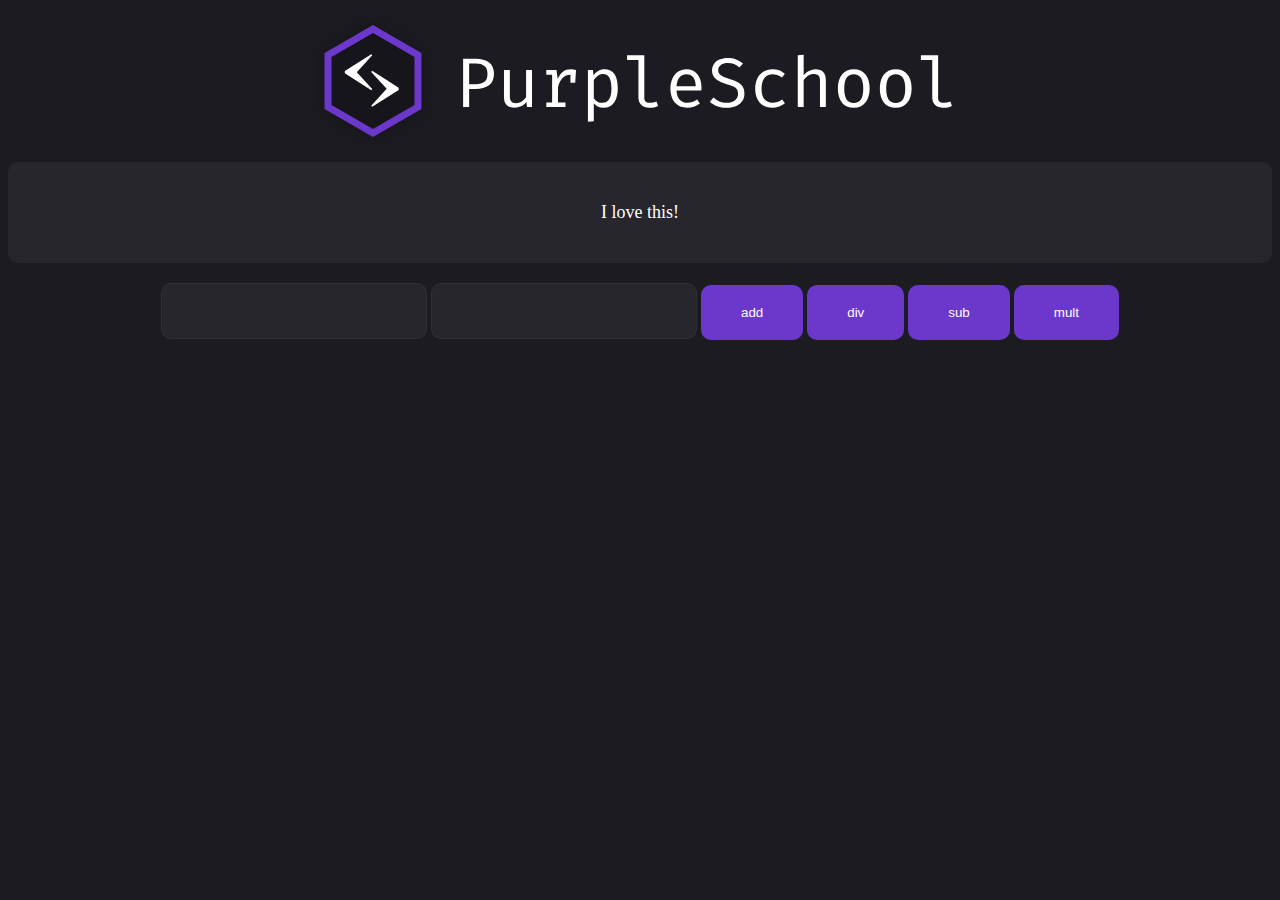
<file: 17-manipulation-objects/index.html>
<!DOCTYPE html>
<html lang="en">
    <head>
        <meta charset="UTF-8" />
        <meta http-equiv="X-UA-Compatible" content="IE=edge" />
        <meta name="viewport" content="width=device-width, initial-scale=1.0" />
        <title>Document</title>
        <link rel="stylesheet" href="./styles.css" />
    </head>
    <body style="background-color: #1c1b21; text-align: center">
        <img src="./logo.svg" alt="" />
        <div class="panel">I love this!</div>
        <input class="input" id="1"/>
        <input class="input" id="2"/>
        <button class="button" onclick="submitForm('add')">add</button>
        <button class="button" onclick="submitForm('div')">div</button>
        <button class="button" onclick="submitForm('sub')">sub</button>
        <button class="button" onclick="submitForm('mult')">mult</button>
        <div class="text"></div>

        <div class="test"></div>
        <script src="./dz.js"></script>
    </body>
</html>
</file>
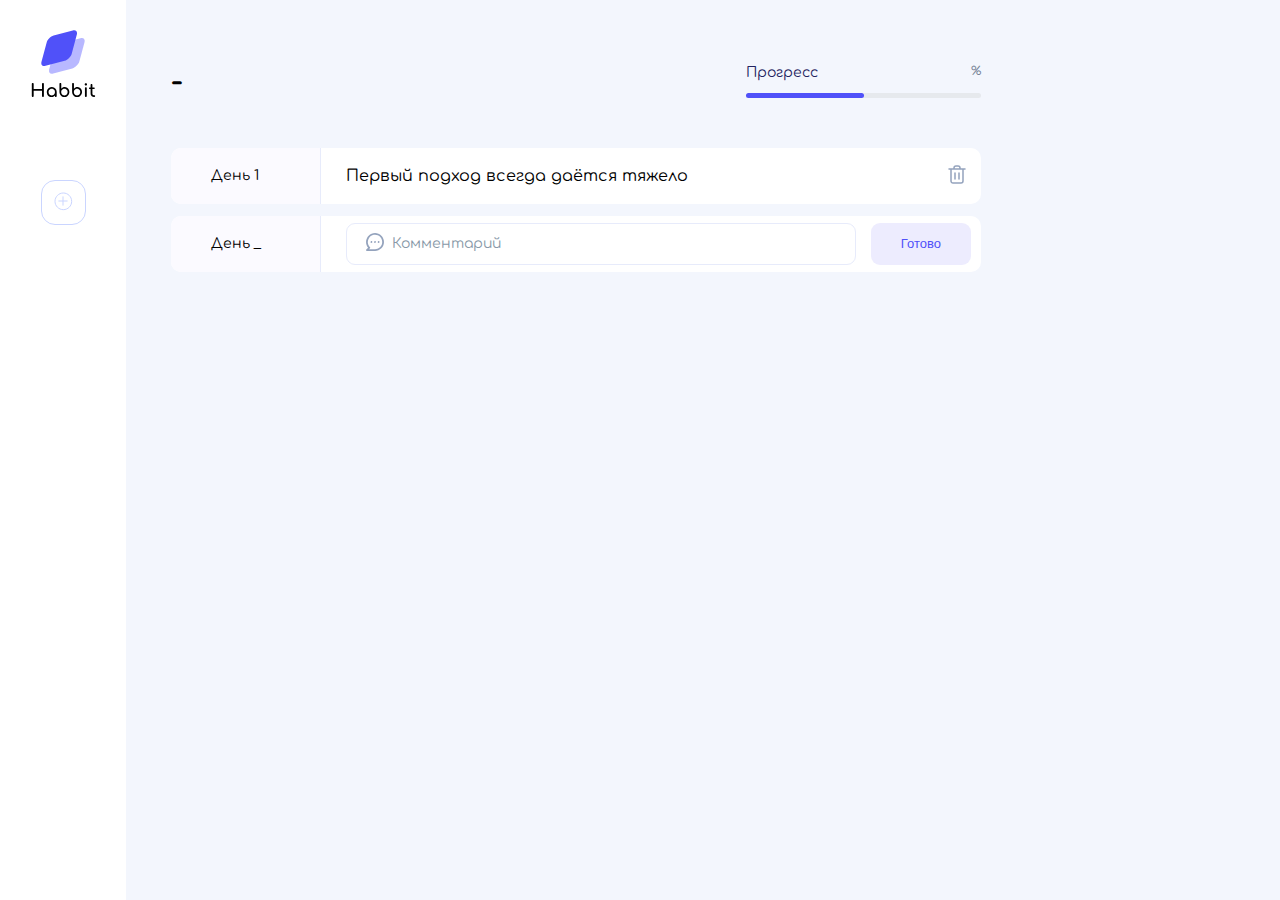
<file: 18-habit-tracker/index.html>
<!DOCTYPE html>
<html lang="en">
    <head>
        <meta charset="UTF-8" />
        <meta http-equiv="X-UA-Compatible" content="IE=edge" />
        <meta name="viewport" content="width=device-width, initial-scale=1.0" />
        <title>Habit App</title>
        <link rel="preconnect" href="https://fonts.googleapis.com" />
        <link rel="preconnect" href="https://fonts.gstatic.com" crossorigin />
        <link
            href="https://fonts.googleapis.com/css2?family=Comfortaa:wght@400;600&display=swap"
            rel="stylesheet"
        />
        <link rel="stylesheet" href="./styles/main.css" />
    </head>
    <body>
        <div class="app">
            <div class="panel">
                <img
                    class="logo"
                    src="./images/logo.svg"
                    alt="Логотип Habit App"
                />
                <nav class="menu">
                    <div class="menu__list"></div>
                    <button class="menu__add">
                        <img src="./images/add.svg" alt="Добавить привычку" />
                    </button>
                </nav>
            </div>
            <div class="content">
                <header>
                    <h1 class="h1">-</h1>
                    <div class="progress">
                        <div class="progress__text">
                            <div class="progress__name">Прогресс</div>
                            <div class="progress__percent">%</div>
                        </div>
                        <div class="progress__bar">
                            <div class="progress__cover-bar"></div>
                        </div>
                    </div>
                </header>
                <main>
                    <div id="days">
                        <div class="habit">
                            <div class="habit__day">День 1</div>
                            <div class="habit__comment">
                                Первый подход всегда даётся тяжело
                            </div>
                            <button class="habit__delete">
                                <img
                                    src="./images/delete.svg"
                                    alt="Удалить день 1"
                                />
                            </button>
                        </div>
                    </div>
                    <div class="habit">
                        <div class="habit__day">День _</div>
                        <form class="habit__form">
                            <input
                                class="input_icon"
                                type="text"
                                placeholder="Комментарий"
                            />
                            <img
                                class="input__icon"
                                src="./images/comment.svg"
                                alt="Иконка комментария"
                            />
                            <button class="button">Готово</button>
                        </form>
                    </div>
                </main>
            </div>
        </div>
        <script src="./scripts/app.js"></script>
    </body>
</html>
</file>
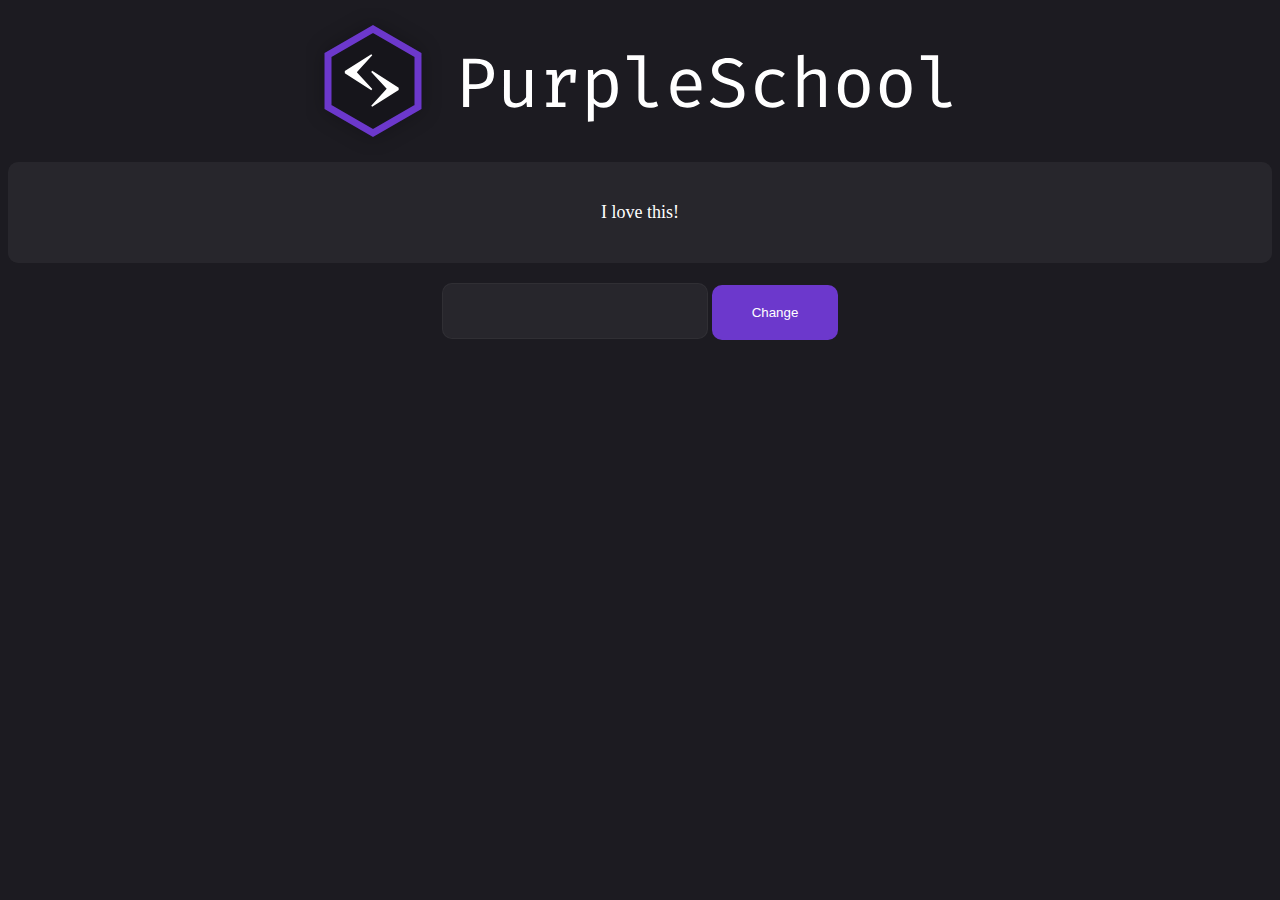
<file: 17-manipulation-objects/index_2.html>
<!DOCTYPE html>
<html lang="en">
    <head>
        <meta charset="UTF-8" />
        <meta http-equiv="X-UA-Compatible" content="IE=edge" />
        <meta name="viewport" content="width=device-width, initial-scale=1.0" />
        <title>Document</title>
        <link rel="stylesheet" href="./styles.css" />
    </head>
    <body style="background-color: #1c1b21; text-align: center">
        <img src="./logo.svg" alt="" />
        <div class="panel">I love this!</div>
        <input class="input" onkeydown="inputChanged(event)" />
        <button class="button" onclick="submitForm()">Change</button>
        <div class="notification notification_hidden">Changed!</div>
        <!-- <div class="one">
            <span>Элемент 1</span>
        </div>
        <div class="one">
            <span>Элемент 2</span>
        </div>
        <div id="two">Элемент 3</div>
        <div>
            <span user-id="4">Элемент 4</span>
        </div> -->
        <div class="test"></div>
        <script src="./17_11.js"></script>
    </body>
</html>
</file>
<file: 17-manipulation-objects/styles.css>
.panel {
	font-size: 18px;
	color: white;
	background: rgba(255,255,255,0.05);
	border-radius: 10px;
	padding: 40px;
	margin-bottom: 20px;
}

.notification {
	font-size: 16px;
	color: white;
	margin: 20px;
	/* display: none; */
}

/* .notification_active {
	display: block;
} */
.notification_hidden {
	display: none;
}

.text {
	display: block;
	color: wheat;
}

.button {
	display: inline-flex;
	align-items: center;
	justify-content: center;
	box-sizing: border-box;
	cursor: pointer;
	transition: all .2s;
	text-align: center;
	border-radius: 10px;
	background: #6c38cc;
	color: white;
	border: none;
	padding: 20px 40px;
}

.button:hover {
	background-color: #844fe6;
}

.input {
	box-sizing: border-box;
	padding: 15px 16px;
	color: white;
	border: 1px solid rgba(212, 212, 212, 0.05);
	border-radius: 10px;
	background: rgba(255, 255, 255, 0.05);
	height: 56px;
	font-size: 18px;
	line-height: 21px;
	outline: none;
	box-shadow: none;
}
</file>
<file: 18-habit-tracker/styles/main.css>
* {
	box-sizing: border-box;
}

body {
	font-family: 'Comfortaa', cursive;
	margin: 0;
	background-color: #F3F6FD;
    font-weight: 400;
}

.app {
	display: flex;
}

.logo {
	margin-bottom: 50px;
}

.panel {
	background: white;
	min-height: 100vh;
	padding: 30px;
}

.menu {
	display: flex;
	flex-direction: column;
	gap: 25px;
	align-items: center;
}

.menu__list {
	display: flex;
	flex-direction: column;
	gap: 25px;
	align-items: center;
}

.menu__item {
	background: #FFFFFF;
	box-shadow: 0px 8px 14px rgba(62, 107, 224, 0.12);
	border-radius: 14px;
	border: none;
	height: 45px;
	width: 45px;
	cursor: pointer;
}

.menu__item:hover {
	background: #6A6AFB;
}

.menu__item:hover img {
	filter: brightness(0) invert(1);
}

.menu__item__active {
	background: #5051F9;
}

.menu__item__active img {
	filter: brightness(0) invert(1);
}

.menu__add {
	background: none;
	border: 1px solid #CAD5FF;
	border-radius: 14px;
	height: 45px;
	width: 45px;
	cursor: pointer;
}

.menu__add:hover {
	background: #EFF2FF;
}

.content {
    min-width: 900px;
    padding: 45px;
}

header {
    display: flex;
    justify-content: space-between;
    align-items: center;
}

h1 {
    font-size: 30px;
    line-height: 33px;
    color: black;
}

.progress {
    display: flex;
    flex-direction: column;
    gap: 12px;
    min-width: 235px;
}

.progress__text {
    display: flex;
    justify-content: space-between;
}

.progress__name {
    font-size: 14px;
    line-height: 16px;
    color: #232360;
}

.progress__percent {
    font-size: 12px;
    line-height: 13px;
    color: #768396;
}

.progress__bar {
    width: 100%;
    background: #E6E9ED;
    border-radius: 4px;
    height: 5px;
    position: relative;
}

.progress__cover-bar {
    position: absolute;
    width: 50%;
    height: 5px;
    border-radius: 4px;
    background: #5051F9;
}

main {
    margin-top: 30px;
}

.habit {
    background: #FFFFFF;
    border-radius: 10px;
    display: flex;
    align-items: center;
    margin-bottom: 12px;
}

.habit__day {
    background: #FBFAFF;
    border-radius: 10px 0 0 10px;
    border-right: 1px solid #E7EBFB;
    font-size: 14px;
    line-height: 16px;
    padding: 20px 40px;
    min-width: 150px;
}

.habit__comment {
    font-size: 16px;
    line-height: 16px;
    padding: 20px 25px;
}

.habit__delete {
    margin-left: auto;
    margin-right: 10px;
    background: none;
    border: none;
    cursor: pointer;
    border-radius: 5px;
    padding: 2px;
}

.habit__delete:hover {
    background: #EFF2FF;
}

input {
    background: #FFFFFF;
    border: 1px solid #E7EBFB;
    border-radius: 9px;
    padding: 12px 20px;
    font-family: 'Comfortaa', cursive;
    flex: 1;
    font-weight: 400;
    font-size: 14px;
    line-height: 16px;
}

input::placeholder {
    color: #8899A8;
}

.habit__form {
    display: flex;
    gap: 15px;
    width: 100%;
    padding: 0px 10px 0px 25px;
    position: relative;
}

.input_icon {
    padding-left: 45px;
}

.input__icon {
    position: absolute;
    top: 10px;
    left: 45px
}

.button {
    background: #EDECFE;
    border-radius: 9px;
    border: none;
    font-size: 13px;
    line-height: 14px;
    color: #5051F9;
    padding: 14px 30px;
    cursor: pointer;
}

.button:hover {
    background: #dcdaff;
}
</file>
